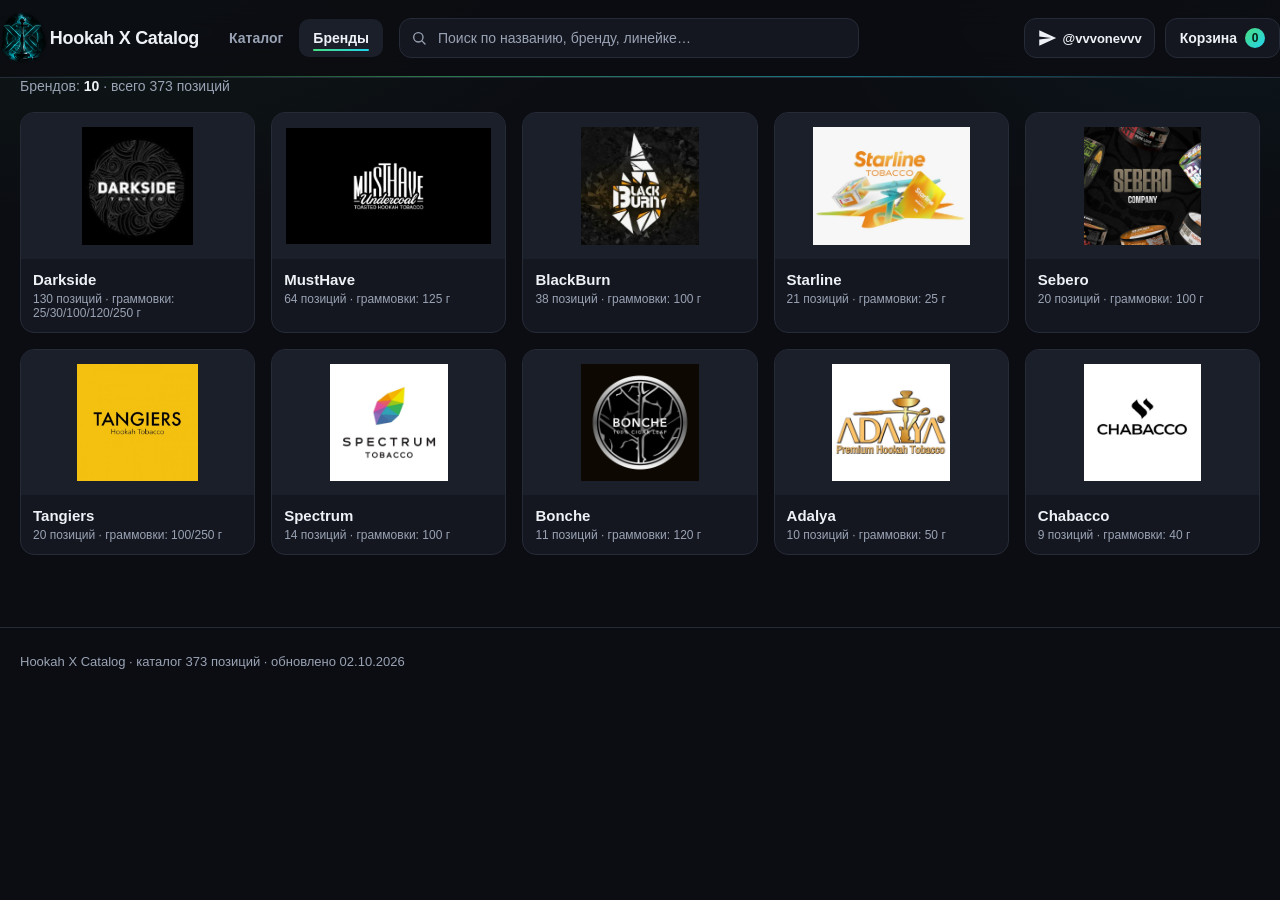
<file: brand.html>
<!DOCTYPE html>
<html lang="ru">
<head>
<meta charset="utf-8">
<meta name="viewport" content="width=device-width, initial-scale=1">
<title>Бренд — Hookah X Catalog</title>
<meta name="description" content="Товары бренда: выбор граммовки, линейки и цены.">
<link rel="stylesheet" href="assets/styles.css">
<meta name="theme-color" content="#0b0d12">
<link rel="icon" href="assets/logo1.png">
</head>
<body data-page="brand">
<div id="app">
  <div class="wrap">
    <div id="brand-hero"></div>
    <div class="layout">
      <aside class="side" id="sidebar"></aside>
      <main>
        <div class="toolbar">
          <div class="toolbar__count" id="count"></div>
          <select class="select" id="sort">
            <option value="popular">По популярности</option>
            <option value="cheap">Сначала дешёвые</option>
            <option value="expensive">Сначала дорогие</option>
            <option value="name">По названию</option>
          </select>
        </div>
        <div id="grams"></div>
        <div class="grid" id="grid"></div>
        <div id="pagination"></div>
      </main>
    </div>
  </div>
</div>
<script src="data/catalog.js"></script>
<script src="assets/site.js"></script>
<script src="assets/app.js"></script>
</body>
</html>
</file>
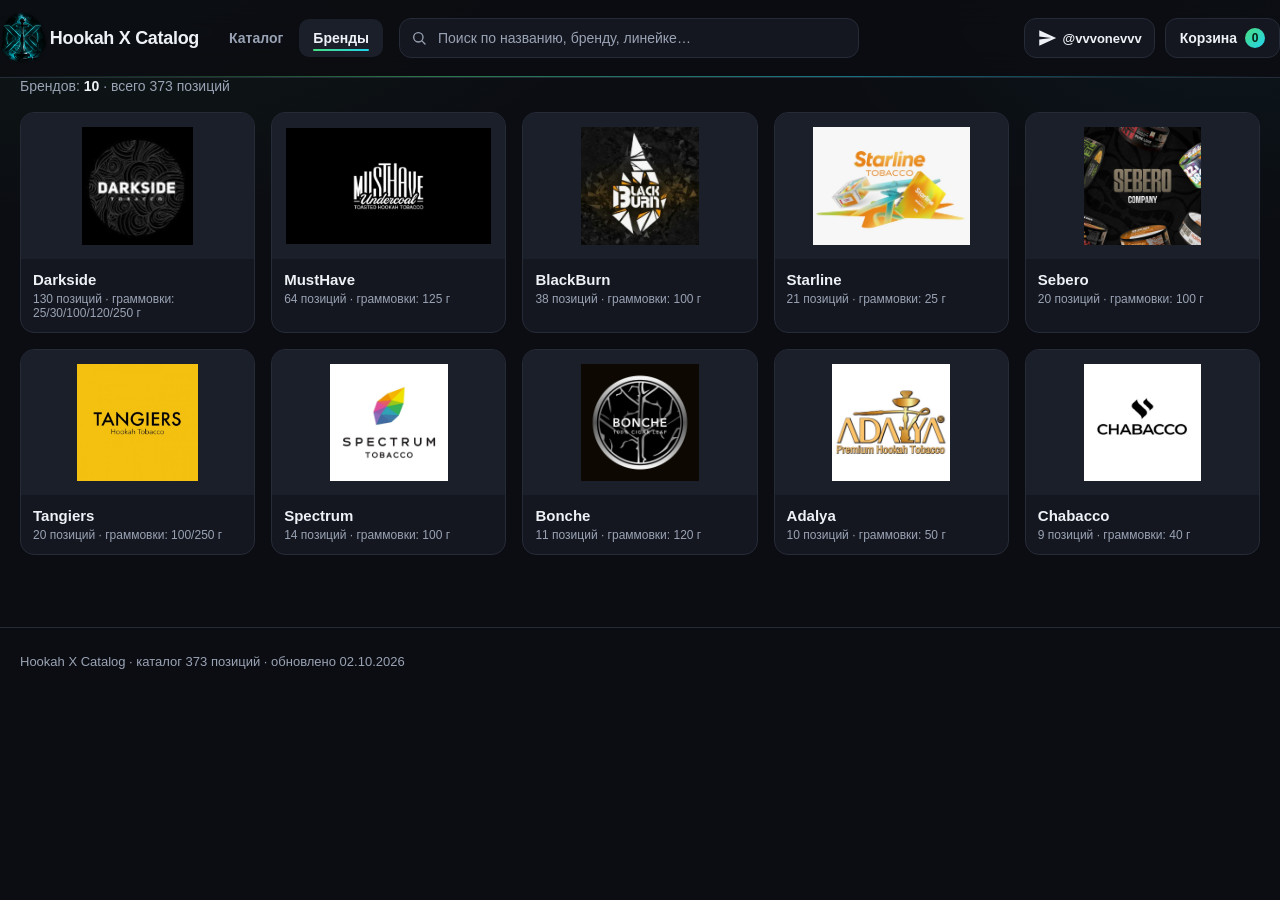
<file: brands.html>
<!DOCTYPE html>
<html lang="ru">
<head>
<meta charset="utf-8">
<meta name="viewport" content="width=device-width, initial-scale=1">
<title>Бренды — Hookah X Catalog</title>
<meta name="description" content="Все бренды в каталоге: табак, чашки, уголь и аксессуары.">
<link rel="stylesheet" href="assets/styles.css">
<meta name="theme-color" content="#0b0d12">
<link rel="icon" href="assets/logo1.png">
</head>
<body data-page="brands">
<div id="app">
  <div class="wrap">
    <div class="toolbar">
      <div class="toolbar__count" id="count"></div>
    </div>
    <div class="brands-grid" id="brands-grid"></div>
  </div>
</div>
<script src="data/catalog.js"></script>
<script src="assets/site.js"></script>
<script src="assets/app.js"></script>
</body>
</html>
</file>
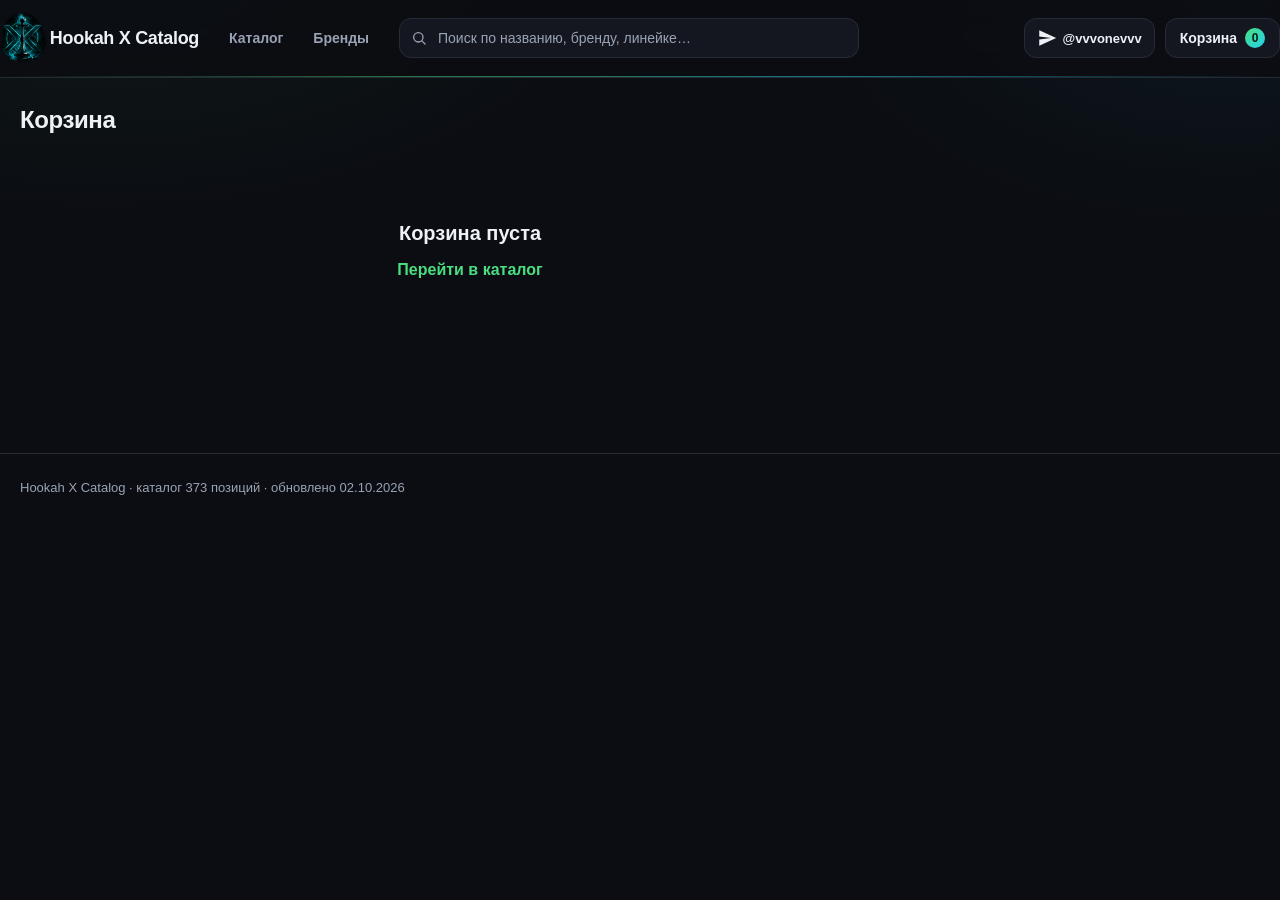
<file: cart.html>
<!DOCTYPE html>
<html lang="ru">
<head>
<meta charset="utf-8">
<meta name="viewport" content="width=device-width, initial-scale=1">
<title>Корзина — Hookah X Catalog</title>
<link rel="stylesheet" href="assets/styles.css">
<meta name="theme-color" content="#0b0d12">
<link rel="icon" href="assets/logo1.png">
</head>
<body data-page="cart">
<div class="wrap">
  <div class="cart">
    <h1 style="font-size:24px;margin:0 0 18px;letter-spacing:-0.4px">Корзина</h1>
    <div id="cart-body"></div>
  </div>
</div>
<script src="data/catalog.js"></script>
<script src="assets/site.js"></script>
<script src="assets/app.js"></script>
</body>
</html>
</file>
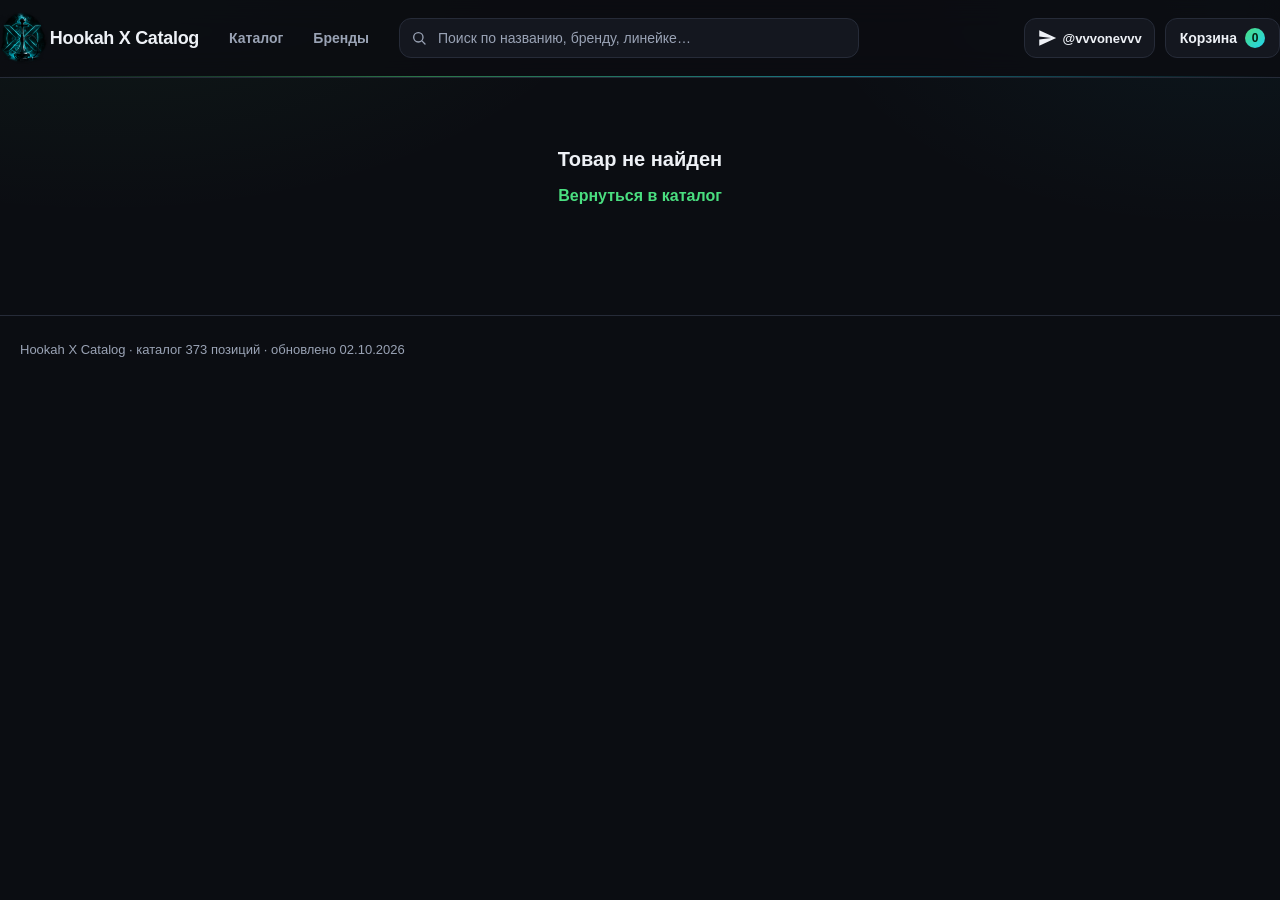
<file: product.html>
<!DOCTYPE html>
<html lang="ru">
<head>
<meta charset="utf-8">
<meta name="viewport" content="width=device-width, initial-scale=1">
<title>Товар — Hookah X Catalog</title>
<link rel="stylesheet" href="assets/styles.css">
<meta name="theme-color" content="#0b0d12">
<link rel="icon" href="assets/logo1.png">
</head>
<body data-page="product">
<div id="app"></div>
<script src="data/catalog.js"></script>
<script src="assets/site.js"></script>
<script src="assets/app.js"></script>
</body>
</html>
</file>
<file: assets/styles.css>
:root {
  --bg: #0b0d12;
  --surface: #14171f;
  --surface-2: #1b1f2a;
  --line: #262b38;
  --text: #eef1f6;
  --muted: #9aa3b5;
  --accent: #4ade80;
  --accent-2: #22d3ee;
  --accent-ink: #06210f;
  --danger: #f87171;
  --radius: 14px;
  --font: -apple-system, "Segoe UI", Roboto, "Helvetica Neue", Arial, sans-serif;
  --grad: linear-gradient(135deg, #4ade80 0%, #22d3ee 100%);
  --glow: 0 12px 32px rgba(74, 222, 128, 0.14);
}

* { box-sizing: border-box; }

html { scroll-behavior: smooth; }

body {
  margin: 0;
  font-family: var(--font);
  color: var(--text);
  background:
    radial-gradient(900px 480px at 8% -8%, rgba(74, 222, 128, 0.07), transparent 60%),
    radial-gradient(760px 420px at 96% 0%, rgba(34, 211, 238, 0.05), transparent 55%),
    var(--bg);
  background-attachment: fixed;
  -webkit-font-smoothing: antialiased;
}

::selection { background: rgba(74, 222, 128, 0.3); }

a { color: inherit; text-decoration: none; }

button { font-family: inherit; color: inherit; }

:focus-visible { outline: 2px solid var(--accent); outline-offset: 2px; }

.wrap { max-width: 1280px; margin: 0 auto; padding: 0 20px; }

/* ---------- header ---------- */
.header {
  position: sticky;
  top: 0;
  z-index: 50;
  background: rgba(11, 13, 18, 0.82);
  backdrop-filter: blur(14px);
  -webkit-backdrop-filter: blur(14px);
  border-bottom: 1px solid var(--line);
}
.header::after {
  content: "";
  display: block;
  height: 1px;
  background: linear-gradient(90deg, transparent, rgba(74, 222, 128, 0.5), rgba(34, 211, 238, 0.5), transparent);
}
.header__in {
  display: flex;
  align-items: center;
  gap: 16px;
  min-height: 64px;
  padding: 12px 0;
}
.logo { display: flex; align-items: center; gap: 2px; font-weight: 800; font-size: 18px; letter-spacing: -0.3px; }
.logo__img { display: block; height: 52px; width: auto; }
.logo__mark {
  width: 32px; height: 32px; border-radius: 10px;
  background: var(--grad);
  color: var(--accent-ink);
  display: grid; place-items: center;
  font-size: 17px; font-weight: 900;
  box-shadow: 0 4px 14px rgba(74, 222, 128, 0.35);
}
.logo small { display: block; font-size: 10px; font-weight: 500; color: var(--muted); letter-spacing: 0.3px; }

/* ---------- nav ---------- */
.nav { display: flex; gap: 2px; }
.nav__link {
  position: relative;
  height: 38px; display: inline-flex; align-items: center;
  padding: 0 14px; border-radius: 10px;
  font-size: 14px; font-weight: 600; color: var(--muted);
  transition: color .15s, background .15s;
}
.nav__link::after {
  content: "";
  position: absolute; left: 14px; right: 14px; bottom: 6px;
  height: 2px; border-radius: 2px;
  background: var(--grad);
  transform: scaleX(0);
  transform-origin: left;
  transition: transform .2s ease;
}
.nav__link:hover { color: var(--text); background: var(--surface); }
.nav__link:hover::after, .nav__link.is-active::after { transform: scaleX(1); }
.nav__link.is-active { color: var(--text); background: var(--surface-2); }
@media (max-width: 720px) { .nav { display: none; } }

.search { position: relative; flex: 1; max-width: 460px; }
.search__icon {
  position: absolute; left: 12px; top: 50%;
  transform: translateY(-50%);
  color: var(--muted);
  pointer-events: none;
}
.search input {
  width: 100%;
  height: 40px;
  padding: 0 14px 0 38px;
  border-radius: 12px;
  border: 1px solid var(--line);
  background: var(--surface);
  color: var(--text);
  font-size: 14px;
  font-family: inherit;
  transition: border-color .15s, box-shadow .15s;
}
.search input::placeholder { color: var(--muted); }
.search input:focus { outline: none; border-color: var(--accent); box-shadow: 0 0 0 3px rgba(74, 222, 128, 0.15); }

.header__right { margin-left: auto; display: flex; align-items: center; gap: 10px; }

.cart-btn {
  display: flex; align-items: center; gap: 8px;
  height: 40px; padding: 0 14px;
  border-radius: 12px;
  border: 1px solid var(--line);
  background: var(--surface);
  color: var(--text);
  font-size: 14px; font-weight: 600;
  cursor: pointer;
  transition: border-color .15s, background .15s;
}
.cart-btn:hover { border-color: var(--accent); }

.telegram-link {
  display: inline-flex; align-items: center; gap: 6px;
  padding: 0 12px; height: 40px;
  border-radius: 12px;
  border: 1px solid var(--line);
  background: var(--surface);
  color: var(--text);
  font-size: 13px; font-weight: 600;
  transition: border-color .15s, background .15s, color .15s;
}
.telegram-link:hover {
  border-color: #0088cc;
  background: rgba(0, 136, 204, 0.1);
  color: #4db8ff;
}
.telegram-link svg { flex-shrink: 0; }

.cart-btn__count {
  min-width: 20px; height: 20px; padding: 0 6px;
  border-radius: 10px; background: var(--grad); color: var(--accent-ink);
  font-size: 12px; font-weight: 800;
  display: grid; place-items: center;
}

/* ---------- hero ---------- */
.hero {
  position: relative;
  overflow: hidden;
  margin: 24px 0 8px;
  padding: 44px 40px;
  border: 1px solid var(--line);
  border-radius: 20px;
  background:
    url('../media/baneer.png') center / cover no-repeat,
    linear-gradient(180deg, var(--surface-2), var(--surface));
  aspect-ratio: 16 / 9;
  display: flex;
  flex-direction: column;
  justify-content: flex-start;
}
@media (max-width: 900px) {
  .hero { aspect-ratio: auto; min-height: 440px; }
}
.hero__title {
  margin: 0 0 10px;
  font-size: clamp(30px, 4.5vw, 46px);
  font-weight: 900;
  letter-spacing: -1.2px;
  line-height: 1.05;
  background: var(--grad);
  -webkit-background-clip: text;
  background-clip: text;
  color: transparent;
  text-shadow: 0 2px 14px rgba(0, 0, 0, 0.35);
}
.hero__sub {
  margin: 0 0 22px;
  font-size: 15.5px;
  color: var(--muted);
  max-width: 560px;
  line-height: 1.5;
  text-shadow: 0 1px 8px rgba(0, 0, 0, 0.6);
}
.hero__stats { display: flex; gap: 10px; flex-wrap: wrap; }
.hero__stat {
  display: inline-flex; flex-direction: column;
  padding: 10px 18px;
  border: 1px solid var(--line);
  border-radius: 14px;
  background: rgba(11, 13, 18, 0.5);
  backdrop-filter: blur(6px);
}
.hero__stat b { font-size: 20px; font-weight: 800; letter-spacing: -0.3px; }
.hero__stat span { font-size: 11.5px; color: var(--muted); text-transform: uppercase; letter-spacing: 0.6px; }
.hero__glow {
  position: absolute; right: -60px; top: -80px;
  width: 300px; height: 300px;
  background: radial-gradient(circle, rgba(74, 222, 128, 0.16), transparent 65%);
  pointer-events: none;
}
@media (max-width: 640px) {
  .hero { padding: 30px 22px; }
}

/* ---------- notice ---------- */
.notice {
  margin: 16px 0 0;
  padding: 10px 14px;
  border: 1px solid var(--line);
  border-left: 3px solid var(--accent);
  border-radius: 10px;
  background: var(--surface);
  font-size: 13px;
  color: var(--muted);
}
.notice b { color: var(--text); font-weight: 600; }

/* ---------- layout ---------- */
.layout {
  display: grid;
  grid-template-columns: 236px 1fr;
  gap: 28px;
  padding: 20px 0 64px;
  align-items: start;
}
@media (max-width: 860px) { .layout { grid-template-columns: 1fr; } }

/* ---------- sidebar ---------- */
.side { position: sticky; top: 86px; }
.side__group { margin-bottom: 22px; }
.side__title {
  font-size: 11px; font-weight: 700; text-transform: uppercase;
  letter-spacing: 0.8px; color: var(--muted); margin: 0 0 10px;
}
.side__link {
  display: flex; align-items: center; justify-content: space-between;
  padding: 8px 10px; margin-bottom: 2px;
  border-radius: 9px; font-size: 14px; color: var(--muted);
  cursor: pointer; border: none; background: none; width: 100%;
  text-align: left;
  transition: background .15s, color .15s;
}
.side__link:hover { background: var(--surface); color: var(--text); }
.side__link.is-active { background: var(--surface-2); color: var(--text); font-weight: 600; box-shadow: inset 2px 0 0 var(--accent); }
.side__link span:last-child { font-size: 12px; opacity: 0.6; }
.side__scroll { max-height: 260px; overflow-y: auto; }
.side__scroll::-webkit-scrollbar { width: 6px; }
.side__scroll::-webkit-scrollbar-thumb { background: var(--line); border-radius: 3px; }
.side__reset { font-size: 13px; color: var(--danger); background: none; border: none; cursor: pointer; padding: 6px 10px; transition: opacity .15s; }
.side__reset:hover { opacity: 0.75; }

/* ---------- toolbar ---------- */
.toolbar {
  display: flex; align-items: center; gap: 14px; flex-wrap: wrap;
  margin-bottom: 18px;
}
.toolbar__count { font-size: 14px; color: var(--muted); }
.toolbar__count b { color: var(--text); }
.select {
  height: 38px; padding: 0 10px; margin-left: auto;
  border-radius: 10px; border: 1px solid var(--line);
  background: var(--surface); color: var(--text);
  font-size: 13px; cursor: pointer;
  transition: border-color .15s;
}
.select:hover { border-color: var(--accent); }
.select:focus { outline: none; border-color: var(--accent); }

/* ---------- grid & cards ---------- */
.grid {
  display: grid;
  grid-template-columns: repeat(auto-fill, minmax(190px, 1fr));
  gap: 16px;
}

@keyframes fadeUp {
  from { opacity: 0; transform: translateY(10px); }
  to { opacity: 1; transform: translateY(0); }
}

.card {
  position: relative;
  background: var(--surface);
  border: 1px solid var(--line);
  border-radius: var(--radius);
  overflow: hidden;
  display: flex; flex-direction: column;
  cursor: pointer;
  transition: border-color .2s, transform .2s, box-shadow .2s;
  animation: fadeUp .35s ease both;
}
.card:hover {
  border-color: rgba(74, 222, 128, 0.55);
  transform: translateY(-4px);
  box-shadow: var(--glow);
}
.card__img {
  aspect-ratio: 1;
  width: 100%;
  object-fit: contain;
  background: var(--surface-2);
  padding: 12px;
  transition: transform .25s ease;
}
.card:hover .card__img { transform: scale(1.05); }
.card__body { padding: 12px 13px 14px; display: flex; flex-direction: column; gap: 5px; flex: 1; }
.card__brand {
  font-size: 11px; color: var(--accent); font-weight: 800;
  letter-spacing: 0.4px; text-transform: uppercase;
}
.card__name {
  font-size: 13.5px; font-weight: 500; line-height: 1.35; margin: 0;
  display: -webkit-box; -webkit-line-clamp: 2; -webkit-box-orient: vertical; overflow: hidden;
  min-height: 2.7em;
}
.card__meta { font-size: 11.5px; color: var(--muted); margin-top: auto; padding-top: 6px; }
.card__price { display: flex; align-items: baseline; gap: 5px; margin-top: 4px; }
.card__price b { font-size: 16px; font-weight: 800; letter-spacing: -0.2px; }
.card__price i { font-style: normal; font-size: 11px; color: var(--muted); }
.badge-out {
  display: inline-block; padding: 1px 7px; border-radius: 20px;
  background: rgba(248, 113, 113, 0.14); color: var(--danger);
  font-size: 10.5px; font-weight: 700;
}
.badge-hit {
  position: absolute; top: 10px; left: 10px;
  padding: 3px 9px;
  border-radius: 20px;
  background: var(--grad);
  color: var(--accent-ink);
  font-size: 10px; font-weight: 900;
  letter-spacing: 0.6px; text-transform: uppercase;
  box-shadow: 0 4px 12px rgba(74, 222, 128, 0.4);
  z-index: 2;
}

/* ---------- quick add on card ---------- */
.card__actions { display: flex; gap: 8px; margin-top: 10px; }
.qty { display: flex; align-items: center; border: 1px solid var(--line); border-radius: 10px; height: 46px; background: var(--surface); }
.qty button { width: 40px; height: 100%; background: none; border: none; color: var(--text); font-size: 19px; cursor: pointer; transition: color .15s; }
.qty button:hover { color: var(--accent); }
.qty span { width: 40px; text-align: center; font-weight: 600; font-size: 15px; }
.qty--sm { height: 36px; flex-shrink: 0; }
.qty--sm button { width: 30px; font-size: 16px; }
.qty--sm span { width: 28px; font-size: 13.5px; }

.btn {
  height: 46px; padding: 0 24px; border-radius: 12px; border: none;
  font-size: 15px; font-weight: 700; cursor: pointer;
  background: var(--grad); color: var(--accent-ink);
  box-shadow: 0 6px 18px rgba(74, 222, 128, 0.25);
  transition: filter .15s, transform .15s, box-shadow .15s;
}
.btn:hover { filter: brightness(1.08); transform: translateY(-1px); box-shadow: 0 8px 22px rgba(74, 222, 128, 0.32); }
.btn:active { transform: translateY(0) scale(0.98); }
.btn:disabled { background: var(--surface-2); color: var(--muted); cursor: not-allowed; box-shadow: none; transform: none; filter: none; }
.btn--ghost { background: transparent; color: var(--text); border: 1px solid var(--line); box-shadow: none; }
.btn--ghost:hover { border-color: var(--accent); color: var(--accent); box-shadow: none; }
.btn--sm { height: 36px; padding: 0 12px; font-size: 13px; flex: 1; min-width: 0; }

/* ---------- product page ---------- */
.pdp { display: grid; grid-template-columns: minmax(0, 1fr) minmax(0, 1fr); gap: 44px; padding: 28px 0 64px; }
@media (max-width: 860px) { .pdp { grid-template-columns: 1fr; gap: 24px; } }
.pdp__gallery { display: flex; flex-direction: column; gap: 12px; }
.pdp__main {
  aspect-ratio: 1; width: 100%; object-fit: contain;
  background: linear-gradient(180deg, var(--surface-2), var(--surface));
  border: 1px solid var(--line);
  border-radius: 20px; padding: 18px;
}
.pdp__thumbs { display: flex; gap: 10px; flex-wrap: wrap; }
.pdp__thumb {
  width: 74px; height: 74px; object-fit: contain; padding: 5px;
  background: var(--surface); border: 1px solid var(--line);
  border-radius: 12px; cursor: pointer;
  transition: border-color .15s, transform .15s;
}
.pdp__thumb:hover { transform: translateY(-2px); }
.pdp__thumb.is-active { border-color: var(--accent); box-shadow: 0 0 0 3px rgba(74, 222, 128, 0.18); }

.crumbs { font-size: 13px; color: var(--muted); margin-bottom: 16px; cursor: pointer; }
.crumbs:hover { color: var(--text); }
.crumbs__link { color: var(--muted); transition: color .15s; }
.crumbs__link:hover { color: var(--accent); }
.pdp__brand { font-size: 13px; font-weight: 800; letter-spacing: 0.5px; text-transform: uppercase; color: var(--accent); }
.pdp__name { font-size: 28px; font-weight: 800; line-height: 1.2; margin: 8px 0 4px; letter-spacing: -0.6px; }
.pdp__orig { font-size: 14px; color: var(--muted); margin: 0 0 20px; }
.pdp__price { font-size: 34px; font-weight: 900; letter-spacing: -1px; }
.pdp__price i { font-style: normal; font-size: 15px; font-weight: 500; color: var(--muted); margin-left: 6px; }

.specs { display: grid; grid-template-columns: repeat(auto-fit, minmax(120px, 1fr)); gap: 1px; background: var(--line); border: 1px solid var(--line); border-radius: 12px; overflow: hidden; margin: 22px 0; }
.spec { background: var(--surface); padding: 12px 14px; transition: background .15s; }
.spec:hover { background: var(--surface-2); }
.spec__k { font-size: 11px; color: var(--muted); text-transform: uppercase; letter-spacing: 0.5px; }
.spec__v { font-size: 15px; font-weight: 700; margin-top: 3px; }

.desc { font-size: 14.5px; line-height: 1.65; color: var(--text); border-top: 1px solid var(--line); padding-top: 18px; margin: 0 0 24px; }

.actions { display: flex; gap: 10px; align-items: center; flex-wrap: wrap; }

.stock { font-size: 13px; font-weight: 600; margin-top: 14px; }
.stock--in { color: var(--accent); }
.stock--out { color: var(--danger); }

/* ---------- cart ---------- */
.cart { padding: 28px 0 64px; max-width: 900px; }
.cart__row {
  display: grid; grid-template-columns: 76px 1fr auto auto;
  gap: 16px; align-items: center;
  padding: 14px; margin-bottom: 10px;
  background: var(--surface); border: 1px solid var(--line); border-radius: var(--radius);
  transition: border-color .15s;
}
.cart__row:hover { border-color: rgba(74, 222, 128, 0.4); }
.cart__img { width: 76px; height: 76px; object-fit: contain; background: var(--surface-2); border-radius: 10px; padding: 6px; }
.cart__name { font-size: 14px; font-weight: 700; }
.cart__brand { font-size: 11.5px; color: var(--muted); margin-top: 3px; }
.cart__price { font-weight: 800; font-size: 15px; white-space: nowrap; }
.cart__del { background: none; border: none; color: var(--muted); cursor: pointer; font-size: 18px; padding: 6px; border-radius: 8px; transition: color .15s, background .15s; }
.cart__del:hover { color: var(--danger); background: rgba(248, 113, 113, 0.1); }
.cart__total {
  display: flex; align-items: center; justify-content: space-between;
  padding: 18px 0; margin-top: 10px;
  border-top: 1px solid var(--line);
  font-size: 19px; font-weight: 800;
}
.empty { text-align: center; padding: 70px 20px; color: var(--muted); }
.empty h2 { color: var(--text); font-size: 20px; margin: 0 0 8px; }
.empty a { color: var(--accent); font-weight: 600; }

/* ---------- brands grid ---------- */
.brands-grid { display: grid; grid-template-columns: repeat(auto-fill, minmax(200px, 1fr)); gap: 16px; padding-bottom: 48px; }
.brand-card {
  background: var(--surface); border: 1px solid var(--line); border-radius: var(--radius);
  overflow: hidden; display: flex; flex-direction: column;
  transition: border-color .2s, transform .2s, box-shadow .2s;
  animation: fadeUp .35s ease both;
}
.brand-card:hover { border-color: rgba(74, 222, 128, 0.55); transform: translateY(-4px); box-shadow: var(--glow); }
.brand-card__img { aspect-ratio: 1.6; width: 100%; object-fit: contain; background: var(--surface-2); padding: 14px; }
.brand-card__logo { aspect-ratio: 1.6; display: grid; place-items: center; background: var(--surface-2); color: var(--accent); font-size: 42px; font-weight: 800; }
.brand-card__body { padding: 12px; display: flex; flex-direction: column; gap: 4px; }
.brand-card__name { font-size: 15px; font-weight: 700; }
.brand-card__meta { font-size: 12px; color: var(--muted); }

/* ---------- brand hero (brand page) ---------- */
.brand-hero { display: flex; align-items: center; gap: 20px; padding: 28px 0 8px; }
.brand-hero__img { width: 96px; height: 96px; object-fit: contain; background: var(--surface); border: 1px solid var(--line); border-radius: var(--radius); padding: 10px; }
.brand-hero__logo { width: 96px; height: 96px; border-radius: var(--radius); background: var(--grad); color: var(--accent-ink); display: grid; place-items: center; font-size: 40px; font-weight: 900; flex-shrink: 0; box-shadow: var(--glow); }
.brand-hero__name { font-size: 28px; font-weight: 800; letter-spacing: -0.5px; margin: 0 0 4px; }
.brand-hero__meta { font-size: 14px; color: var(--muted); }

/* ---------- grams ---------- */
.grams { display: flex; align-items: center; gap: 8px; flex-wrap: wrap; margin: 0 0 16px; }
.grams__label { font-size: 11px; font-weight: 700; text-transform: uppercase; letter-spacing: 0.8px; color: var(--muted); margin-right: 4px; }
.gram-chip {
  display: inline-flex; align-items: center; gap: 6px;
  height: 36px; padding: 0 14px;
  border-radius: 10px; border: 1px solid var(--line);
  background: var(--surface); color: var(--text);
  font-size: 13.5px; font-weight: 600; cursor: pointer;
  transition: all .15s;
}
.gram-chip:hover { border-color: var(--accent); }
.gram-chip.is-active { background: var(--grad); border-color: transparent; color: var(--accent-ink); box-shadow: 0 4px 14px rgba(74, 222, 128, 0.3); }
.gram-chip span { font-size: 11px; font-weight: 700; opacity: 0.65; }

/* ---------- footer ---------- */
.footer { border-top: 1px solid var(--line); padding: 26px 0; color: var(--muted); font-size: 13px; margin-top: 24px; }
.footer__in { display: flex; gap: 20px; flex-wrap: wrap; align-items: center; justify-content: space-between; }

/* ---------- pagination ---------- */
.pagination { display: flex; justify-content: center; margin: 24px 0 8px; }
.pagination ul { display: flex; gap: 6px; list-style: none; padding: 0; margin: 0; }
.pagination button {
  min-width: 36px; height: 36px; padding: 0 10px;
  border: 1px solid var(--line); background: var(--surface);
  color: var(--text); border-radius: 9px; font-size: 13px; font-weight: 600;
  cursor: pointer; transition: all .15s;
}
.pagination button:hover:not(:disabled) { border-color: var(--accent); color: var(--accent); }
.pagination button.is-active { background: var(--grad); border-color: transparent; color: var(--accent-ink); cursor: default; box-shadow: 0 4px 14px rgba(74, 222, 128, 0.3); }
.pagination button:disabled { opacity: 0.4; cursor: not-allowed; }

@media (max-width: 720px) {
  .mnav { display: flex; }
  body { padding-bottom: 62px; }
}

/* ---------- mobile nav ---------- */
.mnav {
  display: none;
  position: fixed;
  left: 0; right: 0; bottom: 0;
  z-index: 55;
  background: rgba(11, 13, 18, 0.94);
  backdrop-filter: blur(14px);
  -webkit-backdrop-filter: blur(14px);
  border-top: 1px solid var(--line);
  padding: 6px 10px calc(6px + env(safe-area-inset-bottom, 0px));
}
.mnav__link {
  position: relative;
  flex: 1;
  display: flex; flex-direction: column; align-items: center; gap: 3px;
  padding: 6px 4px;
  border-radius: 10px;
  color: var(--muted);
  font-size: 11px; font-weight: 600;
  transition: color .15s;
}
.mnav__link svg { width: 22px; height: 22px; }
.mnav__link.is-active { color: var(--accent); }
.mnav__count {
  position: absolute;
  top: 2px; right: calc(50% - 24px);
  min-width: 18px; height: 18px; padding: 0 5px;
  border-radius: 9px;
  background: var(--grad); color: var(--accent-ink);
  font-size: 11px; font-weight: 800;
  display: none;
  place-items: center;
}

@media (prefers-reduced-motion: reduce) {
  *, *::before, *::after { animation-duration: 0.01ms !important; transition-duration: 0.01ms !important; }
  html { scroll-behavior: auto; }
}

/* ---------- mobile ---------- */
.filters-toggle {
  display: none;
  height: 38px; padding: 0 14px;
  border-radius: 10px; border: 1px solid var(--line);
  background: var(--surface); color: var(--text);
  font-size: 13px; font-weight: 600; cursor: pointer;
  align-items: center; gap: 6px;
}
.filters-toggle svg { flex-shrink: 0; }
.side__close { display: none; }

@media (max-width: 860px) {
  .filters-toggle { display: inline-flex; }
  .side {
    position: fixed; top: 0; left: 0; right: 0; bottom: 0;
    z-index: 60;
    display: none;
    background: var(--bg);
    padding: 64px 20px 28px;
    overflow-y: auto;
    box-shadow: 0 0 60px rgba(0, 0, 0, 0.5);
  }
  .side.side--open { display: block; }
  .side__scroll { max-height: none; }
  .side__close {
    display: grid; place-items: center;
    position: absolute; top: 14px; right: 14px;
    width: 40px; height: 40px;
    border-radius: 12px; border: 1px solid var(--line);
    background: var(--surface); color: var(--text);
    font-size: 22px; cursor: pointer;
  }
  .side__group { margin-bottom: 28px; }
  .side__link { padding: 12px; font-size: 15px; }
}

@media (max-width: 720px) {
  .header__in { gap: 10px; }
  .logo__img { height: 44px; }
  .logo__mark { width: 28px; height: 28px; font-size: 14px; border-radius: 8px; }
  .telegram-link { padding: 0; width: 38px; height: 38px; justify-content: center; }
  .telegram-link span { display: none; }
  .cart-btn { padding: 0 10px; }
  .cart-btn > span:not(.cart-btn__count) { display: none; }
  .search input { height: 38px; }
}

@media (max-width: 640px) {
  .hero { padding: 28px 22px; min-height: 380px; }
  .hero__title { font-size: 30px; }
  .hero__stat { padding: 8px 14px; }
  .hero__stat b { font-size: 17px; }
  .grid { grid-template-columns: repeat(2, 1fr); gap: 10px; }
  .card__img { padding: 8px; }
  .card__body { padding: 9px 10px 11px; }
  .card__name { font-size: 12.5px; min-height: 2.5em; }
  .card__price b { font-size: 14px; }
  .cart__row { grid-template-columns: 60px 1fr auto auto; gap: 10px; padding: 12px; }
  .cart__img { width: 60px; height: 60px; }
  .cart__price { font-size: 14px; }
  .pdp__name { font-size: 23px; }
  .pdp__price { font-size: 28px; }
}

@media (max-width: 420px) {
  .card__actions { flex-direction: column; align-items: stretch; }
  .qty--sm { align-self: center; }
}
</file>
